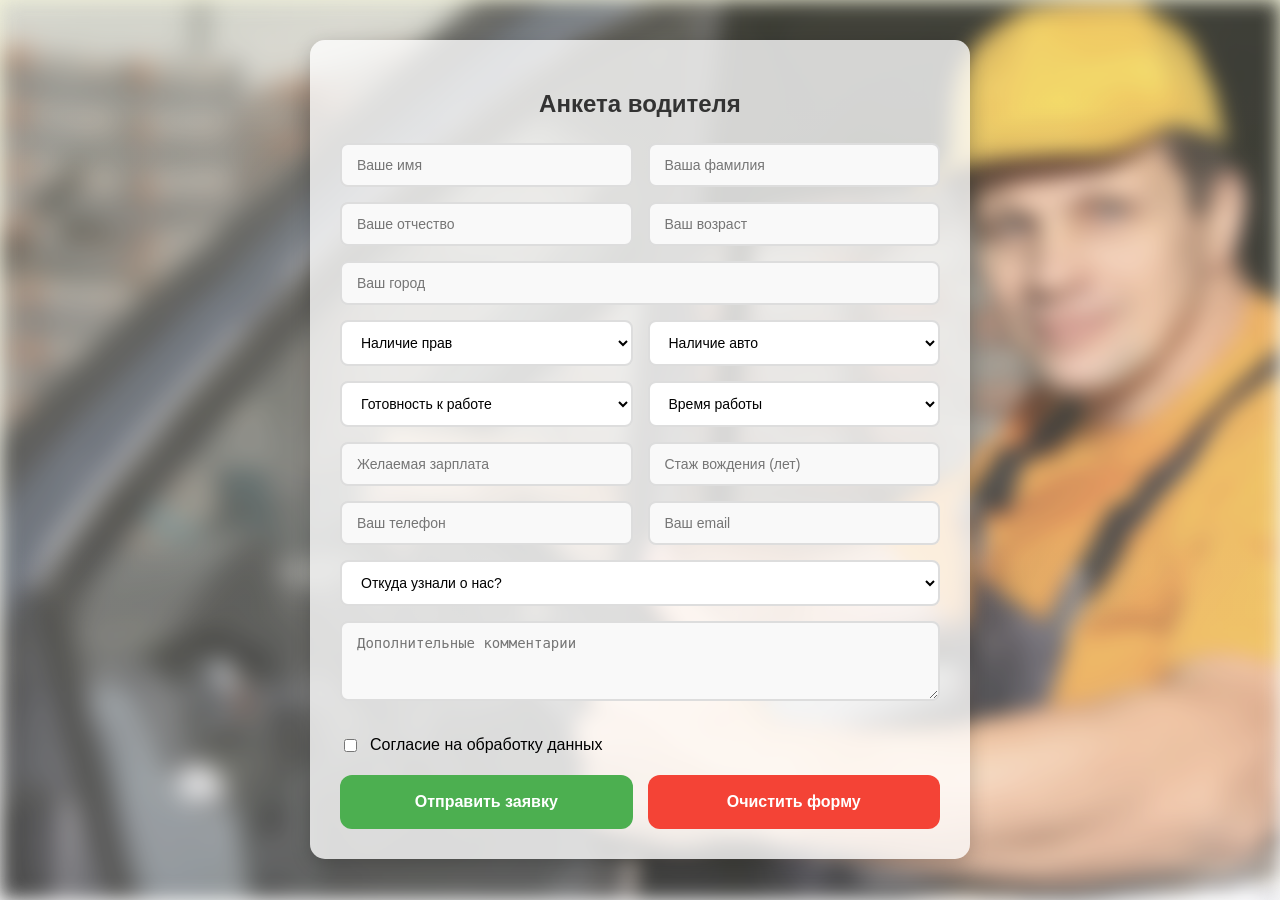
<file: anketa.html>
<html lang="en">

<head>
    <meta charset="UTF-8">
    <meta name="viewport" content="width=device-width, initial-scale=1.0">
    <link rel="stylesheet" href="style.css">
    <title>Document</title>
</head>

<body>
    <div class="acorpus">
        <img src="driver.png" alt="фон" class="fon">
    </div>

    <div class="anketa">
        <h2 class="title">Анкета водителя</h2>

        <div class="row">
            <input type="text" class="field" placeholder="Ваше имя" required>
            <input type="text" class="field" placeholder="Ваша фамилия" required>
        </div>

        <div class="row">
            <input type="text" class="field" placeholder="Ваше отчество">
            <input type="number" class="field" placeholder="Ваш возраст" min="18" max="70">
        </div>

        <input type="text" class="field full" placeholder="Ваш город" required>

        <div class="row">
            <select class="field" required>
                <option value="">Наличие прав</option>
                <option value="yes">Есть</option>
                <option value="no">Нет</option>
            </select>

            <select class="field" required>
                <option value="">Наличие авто</option>
                <option value="yes">Есть</option>
                <option value="no">Нет</option>
            </select>
        </div>

        <div class="row">
            <select class="field" required>
                <option value="">Готовность к работе</option>
                <option value="now">Сразу</option>
                <option value="week">Через неделю</option>
                <option value="month">Через месяц</option>
            </select>

            <select class="field" required>
                <option value="">Время работы</option>
                <option value="full">Полный день</option>
                <option value="part">Неполный день</option>
                <option value="shift">Сменный график</option>
            </select>
        </div>

        <div class="row">
            <input type="number" class="field" placeholder="Желаемая зарплата" min="0">
            <input type="number" class="field" placeholder="Стаж вождения (лет)" min="0" max="50">
        </div>

        <div class="row">
            <input type="tel" class="field" placeholder="Ваш телефон" required>
            <input type="email" class="field" placeholder="Ваш email" required>
        </div>

        <select class="field full" required>
            <option value="">Откуда узнали о нас?</option>
            <option value="friend">От друга</option>
            <option value="site">С сайта</option>
            <option value="ads">Из рекламы</option>
            <option value="other">Другое</option>
        </select>

        <textarea class="field full textarea" placeholder="Дополнительные комментарии" rows="3"></textarea>

        <div class="agree">
            <input type="checkbox" id="agree" required>
            <label for="agree">Согласие на обработку данных</label>
        </div>

        <div class="buttons">
            <button type="submit" class="btn submit">Отправить заявку</button>
            <button type="reset" class="btn clear">Очистить форму</button>
        </div>
    </div>
</body>

</html>
</file>
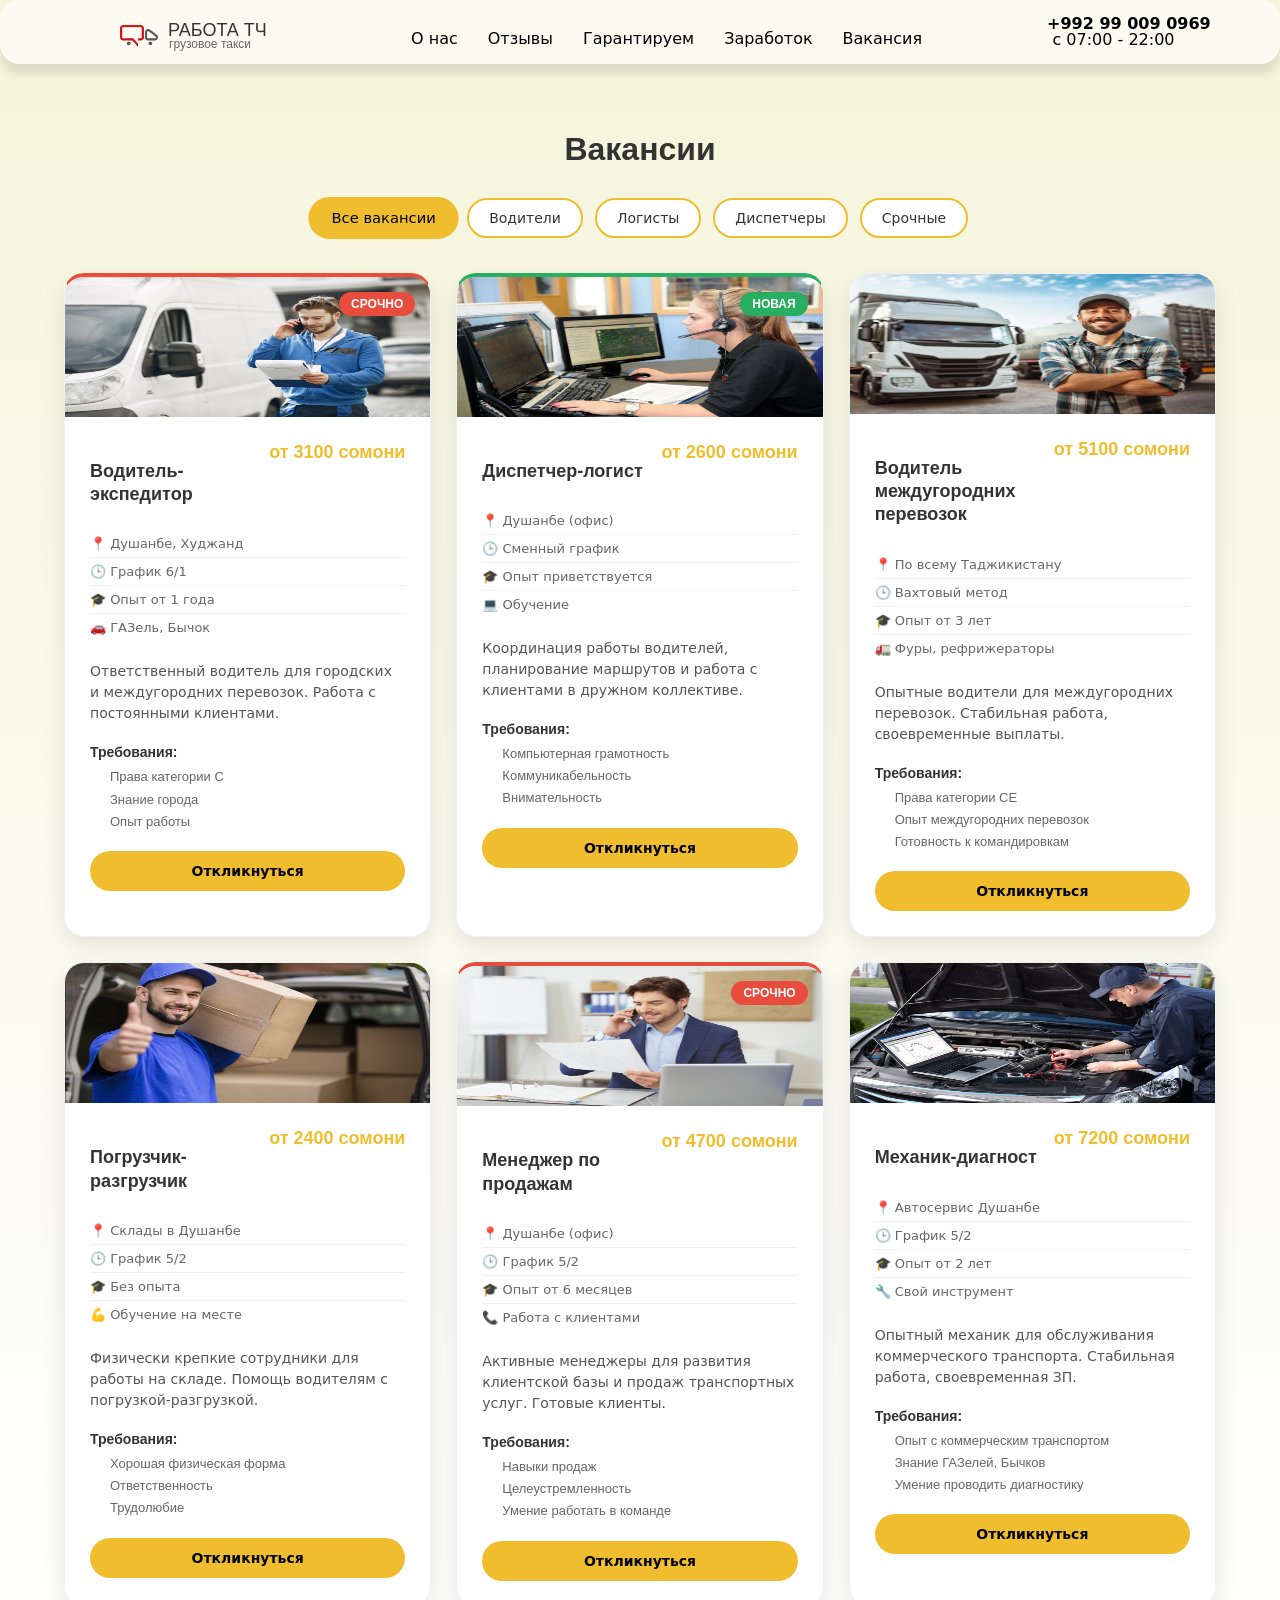
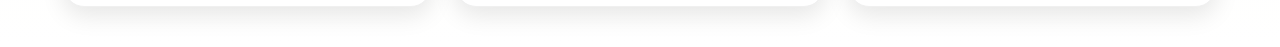
<file: job.html>
<!DOCTYPE html>
<html lang="en">

<head>
    <meta charset="UTF-8">
    <meta name="viewport" content="width=device-width, initial-scale=1.0">
    <link rel="stylesheet" href="style.css">
    <title>Document</title>
</head>

<body>
    <div class="topbar">
        <img src="logo.png" alt="" class="logo">
        <p class="name">РАБОТА ТЧ</p>
        <p class="podname">грузовое такси</p>
        <ul class="menu">
            <li><a href="index.html">О нас</a></li>
            <li><a href="index.html">Отзывы</a></li>
            <li><a href="index.html">Гарантируем</a></li>
            <li><a href="money.html">Заработок</a></li>
            <li><a href="job.html">Вакансия</a></li>
        </ul>
        <ul class="contact">
            <li class="number"><a href="#">+992 99 009 0969</a></li>
            <li><a href="#">с 07:00 - 22:00</a></li>
        </ul>
        <button class="locationru">
            <img src="flagru.png" alt="">
            <img src="vector.png" alt="">
        </button>
    </div>

    <section class="vacancies-section">
        <h1 class="vacancies-title">Вакансии</h1>

        <div class="filters-container">
            <button class="filter-btn active">Все вакансии</button>
            <button class="filter-btn">Водители</button>
            <button class="filter-btn">Логисты</button>
            <button class="filter-btn">Диспетчеры</button>
            <button class="filter-btn">Срочные</button>
        </div>

        <div class="vacancies-container">
            <!-- Вакансия 1 -->
            <div class="vacancy-item urgent">
                <img src="ecspeditor.jpg" class="vacancy-image">
                <div class="vacancy-badge">СРОЧНО</div>
                </img>
                <div class="vacancy-content">
                    <div class="vacancy-header">
                        <h3 class="vacancy-name">Водитель-экспедитор</h3>
                        <div class="vacancy-salary">от 3100 сомони</div>
                    </div>
                    <ul class="vacancy-info">
                        <li>📍 Душанбе, Худжанд</li>
                        <li>🕒 График 6/1</li>
                        <li>🎓 Опыт от 1 года</li>
                        <li>🚗 ГАЗель, Бычок</li>
                    </ul>
                    <div class="vacancy-description">
                        Ответственный водитель для городских и междугородних перевозок. Работа с постоянными клиентами.
                    </div>
                    <div class="vacancy-requirements">
                        <div class="requirements-title">Требования:</div>
                        <ul>
                            <li>Права категории C</li>
                            <li>Знание города</li>
                            <li>Опыт работы</li>
                        </ul>
                    </div>
                    <button class="vacancy-button">Откликнуться</button>
                </div>
            </div>

            <!-- Вакансия 2 -->
            <div class="vacancy-item new">
                <img src="dispecher.jfif" class="vacancy-image">
                <div class="vacancy-badge new-badge">НОВАЯ</div>
                </img>
                <div class="vacancy-content">
                    <div class="vacancy-header">
                        <h3 class="vacancy-name">Диспетчер-логист</h3>
                        <div class="vacancy-salary">от 2600 сомони</div>
                    </div>
                    <ul class="vacancy-info">
                        <li>📍 Душанбе (офис)</li>
                        <li>🕒 Сменный график</li>
                        <li>🎓 Опыт приветствуется</li>
                        <li>💻 Обучение</li>
                    </ul>
                    <div class="vacancy-description">
                        Координация работы водителей, планирование маршрутов и работа с клиентами в дружном коллективе.
                    </div>
                    <div class="vacancy-requirements">
                        <div class="requirements-title">Требования:</div>
                        <ul>
                            <li>Компьютерная грамотность</li>
                            <li>Коммуникабельность</li>
                            <li>Внимательность</li>
                        </ul>
                    </div>
                    <button class="vacancy-button">Откликнуться</button>
                </div>
            </div>

            <!-- Вакансия 3 -->
            <div class="vacancy-item">
                <img src="coorphoto.jpg" class="vacancy-image">
                </img>
                <div class="vacancy-content">
                    <div class="vacancy-header">
                        <h3 class="vacancy-name">Водитель междугородних перевозок</h3>
                        <div class="vacancy-salary">от 5100 сомони</div>
                    </div>
                    <ul class="vacancy-info">
                        <li>📍 По всему Таджикистану</li>
                        <li>🕒 Вахтовый метод</li>
                        <li>🎓 Опыт от 3 лет</li>
                        <li>🚛 Фуры, рефрижераторы</li>
                    </ul>
                    <div class="vacancy-description">
                        Опытные водители для междугородних перевозок. Стабильная работа, своевременные выплаты.
                    </div>
                    <div class="vacancy-requirements">
                        <div class="requirements-title">Требования:</div>
                        <ul>
                            <li>Права категории CE</li>
                            <li>Опыт междугородних перевозок</li>
                            <li>Готовность к командировкам</li>
                        </ul>
                    </div>
                    <button class="vacancy-button">Откликнуться</button>
                </div>
            </div>

            <!-- Вакансия 4 -->
            <div class="vacancy-item">
                <img src="gruzchik.jpg" class="vacancy-image">
                </img>
                <div class="vacancy-content">
                    <div class="vacancy-header">
                        <h3 class="vacancy-name">Погрузчик-разгрузчик</h3>
                        <div class="vacancy-salary">от 2400 сомони</div>
                    </div>
                    <ul class="vacancy-info">
                        <li>📍 Склады в Душанбе</li>
                        <li>🕒 График 5/2</li>
                        <li>🎓 Без опыта</li>
                        <li>💪 Обучение на месте</li>
                    </ul>
                    <div class="vacancy-description">
                        Физически крепкие сотрудники для работы на складе. Помощь водителям с погрузкой-разгрузкой.
                    </div>
                    <div class="vacancy-requirements">
                        <div class="requirements-title">Требования:</div>
                        <ul>
                            <li>Хорошая физическая форма</li>
                            <li>Ответственность</li>
                            <li>Трудолюбие</li>
                        </ul>
                    </div>
                    <button class="vacancy-button">Откликнуться</button>
                </div>
            </div>

            <!-- Вакансия 5 -->
            <div class="vacancy-item urgent">
                <img src="menegerp.jpg" class="vacancy-image">
                    <div class="vacancy-badge">СРОЧНО</div>
            </img>
                <div class="vacancy-content">
                    <div class="vacancy-header">
                        <h3 class="vacancy-name">Менеджер по продажам</h3>
                        <div class="vacancy-salary">от 4700 сомони</div>
                    </div>
                    <ul class="vacancy-info">
                        <li>📍 Душанбе (офис)</li>
                        <li>🕒 График 5/2</li>
                        <li>🎓 Опыт от 6 месяцев</li>
                        <li>📞 Работа с клиентами</li>
                    </ul>
                    <div class="vacancy-description">
                        Активные менеджеры для развития клиентской базы и продаж транспортных услуг. Готовые клиенты.
                    </div>
                    <div class="vacancy-requirements">
                        <div class="requirements-title">Требования:</div>
                        <ul>
                            <li>Навыки продаж</li>
                            <li>Целеустремленность</li>
                            <li>Умение работать в команде</li>
                        </ul>
                    </div>
                    <button class="vacancy-button">Откликнуться</button>
                </div>
            </div>

            <!-- Вакансия 6 -->
            <div class="vacancy-item">
                <img src="mehenikd.jpg" class="vacancy-image">
            </img>
                <div class="vacancy-content">
                    <div class="vacancy-header">
                        <h3 class="vacancy-name">Механик-диагност</h3>
                        <div class="vacancy-salary">от 7200 сомони</div>
                    </div>
                    <ul class="vacancy-info">
                        <li>📍 Автосервис Душанбе</li>
                        <li>🕒 График 5/2</li>
                        <li>🎓 Опыт от 2 лет</li>
                        <li>🔧 Свой инструмент</li>
                    </ul>
                    <div class="vacancy-description">
                        Опытный механик для обслуживания коммерческого транспорта. Стабильная работа, своевременная ЗП.
                    </div>
                    <div class="vacancy-requirements">
                        <div class="requirements-title">Требования:</div>
                        <ul>
                            <li>Опыт с коммерческим транспортом</li>
                            <li>Знание ГАЗелей, Бычков</li>
                            <li>Умение проводить диагностику</li>
                        </ul>
                    </div>
                    <button class="vacancy-button">Откликнуться</button>
                </div>
            </div>
        </div>
    </section>
</body>

</html>
</file>
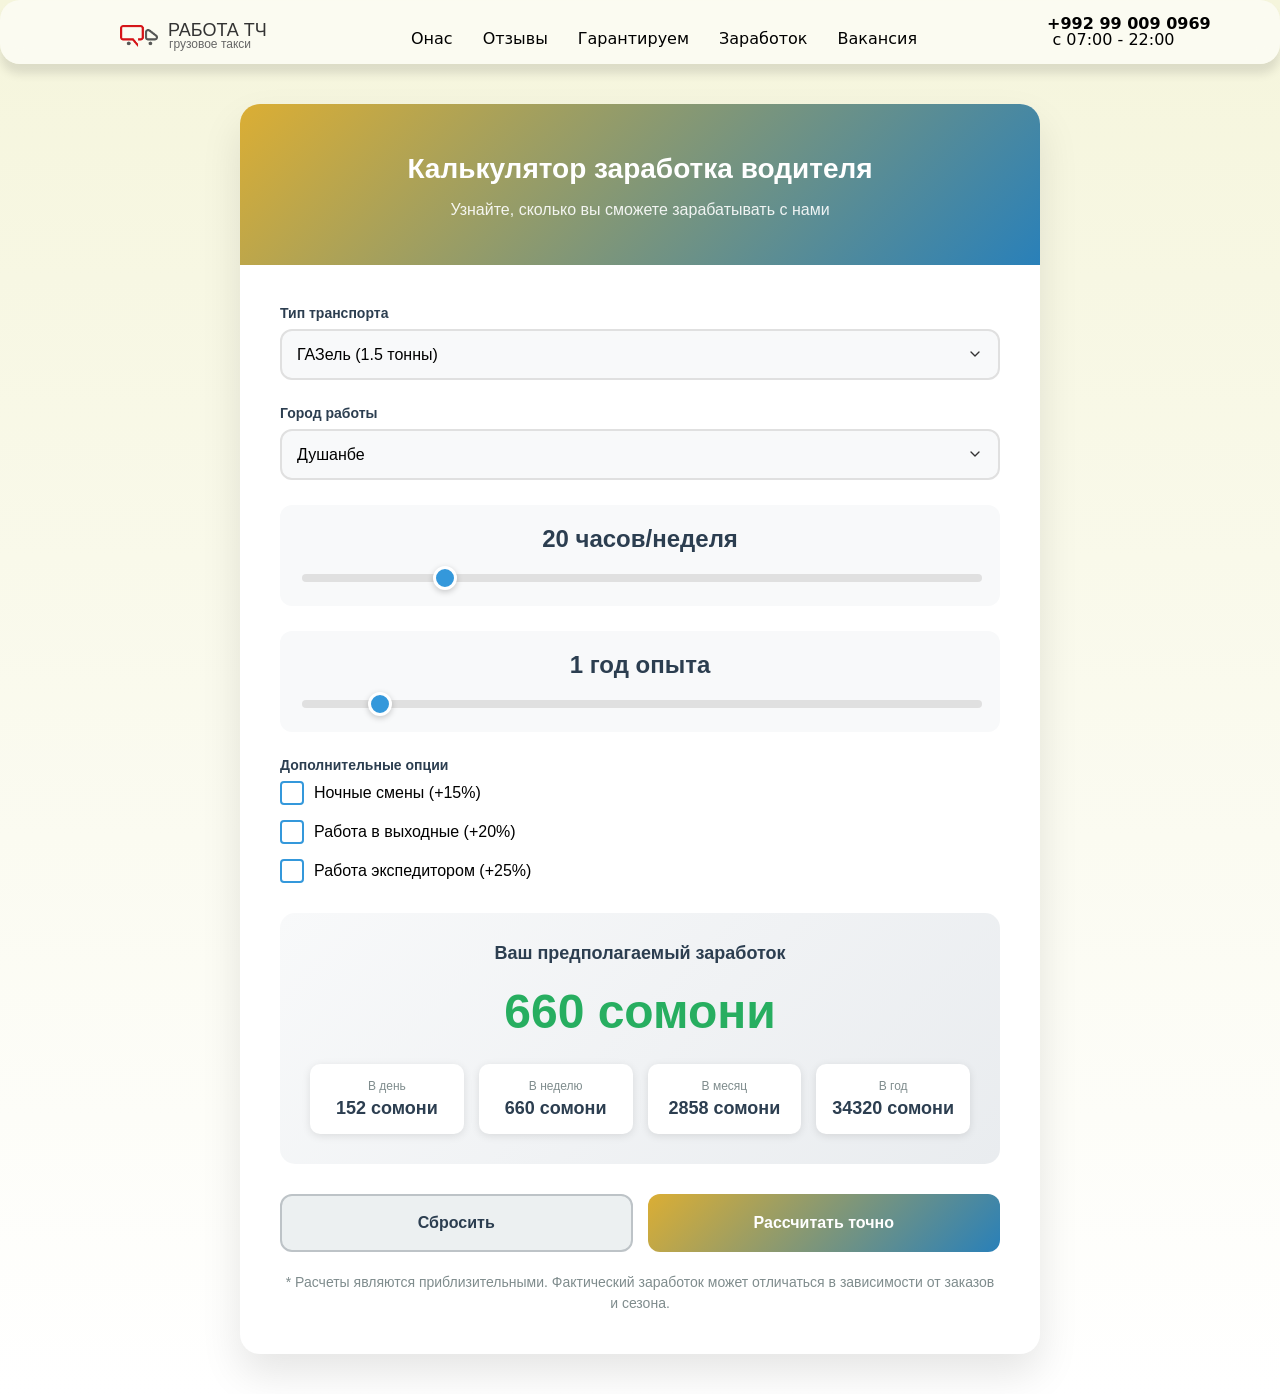
<file: money.html>
<!DOCTYPE html>
<html lang="ru">
<head>
    <meta charset="UTF-8">
    <meta name="viewport" content="width=device-width, initial-scale=1.0">
    <link rel="stylesheet" href="style.css">
    <title>Калькулятор заработка - РАБОТА ТЧ</title>
</head>
<body>
    <div class="topbar">
        <img src="logo.png" alt="" class="logo">
        <p class="name">РАБОТА ТЧ</p>
        <p class="podname">грузовое такси</p>
        <ul class="menu">
            <li><a href="index.html">Онас</a></li>
            <li><a href="index.html">Отзывы</a></li>
            <li><a href="index.html">Гарантируем</a></li>
            <li><a href="money.html">Заработок</a></li>
            <li><a href="job.html">Вакансия</a></li>
        </ul>
        <ul class="contact">
            <li class="number"><a href="#">+992 99 009 0969</a></li>
            <li><a href="#">с 07:00 - 22:00</a></li>
        </ul>
        <button class="locationru">
            <img src="flagru.png" alt="">
            <img src="vector.png" alt="">
        </button>
    </div>

    <div class="calculator-container">
        <div class="calculator-header">
            <h1 class="calculator-title">Калькулятор заработка водителя</h1>
            <p class="calculator-subtitle">Узнайте, сколько вы сможете зарабатывать с нами</p>
        </div>

        <div class="calculator-content">
            <div class="input-group">
                <label class="input-label">Тип транспорта</label>
                <select class="input-field select-field" id="vehicleType">
                    <option value="1.5">ГАЗель (1.5 тонны)</option>
                    <option value="2">Бычок (2 тонны)</option>
                    <option value="3">Фургон (3 тонны)</option>
                    <option value="5">Рефрижератор (5 тонн)</option>
                    <option value="10">Фура (10 тонн)</option>
                </select>
            </div>

            <div class="input-group">
                <label class="input-label">Город работы</label>
                <select class="input-field select-field" id="city">
                    <option value="1.2">Душанбе</option>
                    <option value="1.1">Худжанд</option>
                    <option value="1.0">Курган-Тюбе</option>
                    <option value="0.9">Куляб</option>
                    <option value="0.8">Другие города</option>
                </select>
            </div>

            <div class="range-container">
                <div class="range-value" id="hoursValue">20 часов/неделя</div>
                <input type="range" class="range-slider" id="workHours" min="10" max="60" value="20" step="5">
            </div>

            <div class="range-container">
                <div class="range-value" id="experienceValue">1 год опыта</div>
                <input type="range" class="range-slider" id="experience" min="0" max="10" value="1" step="1">
            </div>

            <div class="input-group">
                <label class="input-label">Дополнительные опции</label>
                <div class="checkbox-group">
                    <div class="checkbox" id="nightWork"></div>
                    <span>Ночные смены (+15%)</span>
                </div>
                <div class="checkbox-group">
                    <div class="checkbox" id="weekendWork"></div>
                    <span>Работа в выходные (+20%)</span>
                </div>
                <div class="checkbox-group">
                    <div class="checkbox" id="expedition"></div>
                    <span>Работа экспедитором (+25%)</span>
                </div>
            </div>

            <div class="results-section">
                <div class="result-title">Ваш предполагаемый заработок</div>
                <div class="result-amount" id="salaryAmount">0 сомони</div>
                
                <div class="result-details">
                    <div class="detail-item">
                        <div class="detail-label">В день</div>
                        <div class="detail-value" id="perDay">0 сомони</div>
                    </div>
                    <div class="detail-item">
                        <div class="detail-label">В неделю</div>
                        <div class="detail-value" id="perWeek">0 сомони</div>
                    </div>
                    <div class="detail-item">
                        <div class="detail-label">В месяц</div>
                        <div class="detail-value" id="perMonth">0 сомони</div>
                    </div>
                    <div class="detail-item">
                        <div class="detail-label">В год</div>
                        <div class="detail-value" id="perYear">0 сомони</div>
                    </div>
                </div>
            </div>

            <div class="buttons-group">
                <button class="btn btn-secondary" id="resetBtn">Сбросить</button>
                <button class="btn btn-primary" id="calculateBtn">Рассчитать точно</button>
            </div>

            <div class="info-text">
                * Расчеты являются приблизительными. Фактический заработок может отличаться в зависимости от заказов и сезона.
            </div>
        </div>
    </div>

    <script src="main.js"></script>
</body>
</html>
</file>
<file: style.css>
body {
    margin: 0;
    padding: 0;
    font-family: Arial, sans-serif;
    background: linear-gradient(180deg, beige, white);
}

.topbar {
    width: 100%;
    height: 64px;
    background-color: #ffffff96;
    backdrop-filter: blur(10px);
    position: relative;
    box-shadow: 0 10px 10px rgba(0, 0, 0, 0.1);
    border-radius: 20px;
    position: sticky;
    top: 0;
    z-index: 1000;

}

.logo {
    width: 38px;
    height: 22px;
    margin: 5px 20px;
    float: left;
    position: relative;
    top: 20px;
    left: 100px;
}

.name {
    font-size: 18px;
    color: #333;
    position: relative;
    top: 2px;
    left: 90px;
    float: left;
    font-family: Impact, Haettenschweiler, 'Arial Narrow Bold', sans-serif;
}

.podname {
    position: absolute;
    top: 25px;
    left: 169px;
    float: left;
    font-size: 12px;
    color: #666;
}

.menu {
    width: 612px;
    height: 16px;
    font-size: 16px;
    position: absolute;
    top: 15px;
    left: 371px;
    right: 100px;
    float: right;
    gap: 30px;
    display: flex;
    flex-flow: horizontal;
    line-height: 100%;
    letter-spacing: 0%;
    list-style-type: none;
}

ul li a {
    text-decoration: none;
    color: #000;
    font-family: system-ui, -apple-system, BlinkMacSystemFont, 'Segoe UI', Roboto, Oxygen, Ubuntu, Cantarell, 'Open Sans', 'Helvetica Neue', sans-serif;
}

ul li a:hover {
    color: rgb(92, 3, 3);
    transition: all 0.3s ease-in-out;
}

.contact {
    list-style-type: none;
    width: 133px;
    height: 38px;
    position: absolute;
    top: 0px;
    right: 100px;
    gap: 10px;
    float: right;
    border-radius: 4px;
    text-align: center;
    line-height: 100%;
    letter-spacing: 0%;
    white-space: nowrap;
}

.number {
    color: aqua;
    font-weight: bold;
}

.locationru {
    width: 62px;
    height: 40px;
    gap: 10px;
    position: relative;
    top: 10px;
    left: 1110px;
    border-radius: 80px;
    padding: 10px;
    border-color: transparent;
    display: flex;
    align-items: center;
}

.locationru:hover {
    transform: scale(1.1);
    transition: all 0.1s ease-in-out;
}

.corpus {
    width: 426px;
    height: 426px;
    position: relative;
    padding: 50px;
}

.locimg {
    position: absolute;
    top: 80px;
}

.loctext {
    position: absolute;
    top: 67px;
    left: 70px;
}

.cortext {
    font-size: 20px;
    position: relative;
    top: 90px;
}

.corpusbtn {
    position: relative;
    top: 40px;
    width: 215px;
    height: 56px;
    border-radius: 50px;
    border-color: transparent;
    background-color: #EFBD2E;
    color: #000;
}

.corpusbtn:hover {
    background-color: #131212;
    transform: scale(1.05);
    backdrop-filter: blur(5px);
    color: #fff;
    box-shadow: 0 10px 10px rgba(0, 0, 0, 0.1);
    transition: all 0.1s ease-in-out;
}

.corpuspics {
    width: 354px;
    height: 100px;
    position: relative;
    top: 67px;
    left: 730px;
}

.corphoto {
    width: 554px;
    position: relative;
    top: -260px;
    left: -150px;
}

hr {
    border: none;
    height: 1px;
    background-color: #ccc;
    margin: 20px 0;
}

.corpus2 {
    width: 1243px;
    height: 426px;
    position: relative;
    padding: 50px;
    background-color: #fff;
    border-radius: 30px 30px 0px 0px;
    box-shadow: 0 -1px 20px rgba(0, 0, 0, 0.1);
}

.info1 {
    position: relative;
    left: 10px;
}

.info2 {
    position: absolute;
    top: 88px;
    left: 170px;
    color: #EFBD2E;
    white-space: nowrap;
}

ul li {
    list-style-type: none;
}

.info3 {
    display: flex;
    list-style: none;
    gap: 30px;
    width: 540px;
    background: #f5f5f5;
    border-radius: 40px;
    padding: 15px;
    text-align: center;
    position: relative;
    top: 70px;
    box-shadow: 0 4px 8px rgba(0, 0, 0, 0.1);
}

.info4 {
    font-size: 18px;
    width: 500px;
    position: absolute;
    top: 80px;
    left: 760px;
    font-family: system-ui, -apple-system, BlinkMacSystemFont, 'Segoe UI', Roboto, Oxygen, Ubuntu, Cantarell, 'Open Sans', 'Helvetica Neue', sans-serif;
}

.i1 {
    font-weight: bold;
}

.corpus3 {
    width: 100%;
    height: 540px;
    background-color: beige;
    position: relative;
    top: -120px;
    border-radius: 30px 30px 0 0;
    box-shadow: 0 -10px 10px rgba(0, 0, 0, 0.1);
}

.info5 {
    position: relative;
    left: 40px;
    padding: 50px;
    width: 80%;
}

.corpus3pics {
    width: 354px;
    height: 100px;
    position: absolute;
    top: 150px;
    left: 50px;
}

.garphoto {
    position: absolute;
    top: -20px;
    left: 20px;
}

.info6 {
    width: 600px;
    height: 350px;
    background-color: #666;
    color: #fff;
    font-size: 17px;
    position: relative;
    top: -100px;
    left: 700px;
    display: flex;
    list-style: none;
    border-radius: 20px;
    padding: 5px;
    display: grid;
    grid-template-columns: 1fr 1fr;
}

.acorpus {
    width: 100%;
    height: 100%;
    position: fixed;
    top: 0;
    left: 0;
    z-index: -1;
}

.fon {
    width: 100%;
    height: 100%;
    object-fit: cover;
    opacity: 0.8;
    filter: blur(10px);
}

.anketa {
    width: 600px;
    background: rgba(255, 255, 255, 0.781);
    margin: 40px auto;
    padding: 30px;
    border-radius: 15px;
    box-shadow: 0 5px 20px rgba(0, 0, 0, 0.2);
}

.title {
    text-align: center;
    color: #333;
    margin-bottom: 25px;
    font-size: 24px;
}

.row {
    display: flex;
    gap: 15px;
    margin-bottom: 15px;
}

.field {
    flex: 1;
    padding: 12px 15px;
    border: 2px solid #ddd;
    border-radius: 8px;
    font-size: 14px;
    background: #f9f9f9;
    transition: all 0.3s;
}

.field:focus {
    border-color: #4CAF50;
    background: white;
    outline: none;
    box-shadow: 0 0 5px rgba(76, 175, 80, 0.3);
}

.full {
    width: 100%;
    margin-bottom: 15px;
}

.textarea {
    resize: vertical;
    min-height: 80px;
}

select.field {
    background: white;
}

.agree {
    margin: 20px 0;
    display: flex;
    align-items: center;
    gap: 10px;
}

.buttons {
    display: flex;
    gap: 15px;
}

.btn {
    flex: 1;
    padding: 14px;
    border: none;
    border-radius: 8px;
    font-size: 16px;
    cursor: pointer;
    transition: all 0.3s;
}

.submit {
    background: #4CAF50;
    color: white;
}

.submit:hover {
    background: #45a049;
    transform: translateY(-2px);
}

.clear {
    background: #f44336;
    color: white;
}

.clear:hover {
    background: #da190b;
    transform: translateY(-2px);
}

@media (max-width: 650px) {
    .anketa {
        width: 90%;
        margin: 20px auto;
        padding: 20px;
    }

    .row {
        flex-direction: column;
        gap: 10px;
    }

    .buttons {
        flex-direction: column;
    }
}

.corpus4 {
    width: 94%;
    height: 490px;
    background: linear-gradient(180deg, #505050, #242424);
    position: relative;
    top: -130;
    padding-top: 150px;
    padding-left: 80px;
    border-radius: 0 0 30px 30px;
    border-radius: 30px;
    display: grid;
    grid-template-rows: 1fr 1fr;
}

.ellipse {
    position: relative;
    top: -200px;
    left: 700px;

}

footer {
    width: 100%;
    height: 120px;
    position: relative;
    top: 0;
    margin-bottom: 0;
    background-color: #000;
}

.footerlinks {
    display: grid;
    grid-template-columns: 1fr;
}

.vacancies-section {
    padding: 40px 5%;
    background: transparent;
}

.vacancies-title {
    text-align: center;
    font-size: 32px;
    color: #333;
    margin-bottom: 30px;
    font-family: Impact, Haettenschweiler, 'Arial Narrow Bold', sans-serif;
}

.filters-container {
    display: flex;
    justify-content: center;
    gap: 12px;
    margin-bottom: 35px;
    flex-wrap: wrap;
}

.filter-btn {
    padding: 10px 20px;
    border: 2px solid #EFBD2E;
    background: white;
    color: #333;
    cursor: pointer;
    border-radius: 20px;
    transition: all 0.3s ease;
    font-family: system-ui, -apple-system, BlinkMacSystemFont, 'Segoe UI', Roboto, Oxygen, Ubuntu, Cantarell, 'Open Sans', 'Helvetica Neue', sans-serif;
    font-size: 14px;
}

.filter-btn.active {
    background: #EFBD2E;
    color: #000;
    transform: scale(1.05);
}

.filter-btn:hover {
    background: #EFBD2E;
    color: #000;
    transform: scale(1.05);
}

.vacancies-container {
    display: grid;
    grid-template-columns: repeat(auto-fit, minmax(320px, 1fr));
    gap: 25px;
    max-width: 1400px;
    margin: 0 auto;
}

.vacancy-item {
    background: white;
    border-radius: 20px;
    overflow: hidden;
    box-shadow: 0 8px 25px rgba(0,0,0,0.1);
    transition: all 0.3s ease;
    padding: 0;
    border: 1px solid #f0f0f0;
    position: relative;
}

.vacancy-item:hover {
    transform: translateY(-8px);
    box-shadow: 0 15px 35px rgba(0,0,0,0.15);
}

.vacancy-image {
    width: 100%;
    height: 140px;
    background: linear-gradient(135deg, #667eea 0%, #764ba2 100%);
    display: flex;
    align-items: center;
    justify-content: center;
    color: white;
    font-size: 18px;
    font-weight: bold;
    position: relative;
    overflow: hidden;
}

.vacancy-image::before {
    content: '';
    position: absolute;
    top: 0;
    left: 0;
    right: 0;
    bottom: 0;
    background: rgba(0,0,0,0.3);
}

.vacancy-image span {
    position: relative;
    z-index: 2;
    text-shadow: 2px 2px 4px rgba(0,0,0,0.5);
}

.vacancy-badge {
    position: absolute;
    top: 15px;
    right: 15px;
    background: #e74c3c;
    color: white;
    padding: 5px 12px;
    border-radius: 15px;
    font-size: 12px;
    font-weight: bold;
    z-index: 3;
}

.new-badge {
    background: #27ae60;
}

.vacancy-content {
    padding: 25px;
}

.vacancy-header {
    display: flex;
    justify-content: space-between;
    align-items: flex-start;
    margin-bottom: 15px;
}

.vacancy-name {
    font-size: 18px;
    color: #333;
    margin-bottom: 8px;
    font-family: Arial, Helvetica, sans-serif;
    line-height: 1.3;
}

.vacancy-salary {
    font-size: 18px;
    color: #EFBD2E;
    font-weight: bold;
    white-space: nowrap;
    margin-left: 10px;
}

.vacancy-info {
    list-style: none;
    margin-bottom: 20px;
    padding: 0;
}

.vacancy-info li {
    padding: 6px 0;
    border-bottom: 1px solid #f0f0f0;
    color: #666;
    font-family: system-ui, -apple-system, BlinkMacSystemFont, 'Segoe UI', Roboto, Oxygen, Ubuntu, Cantarell, 'Open Sans', 'Helvetica Neue', sans-serif;
    font-size: 13px;
    display: flex;
    align-items: center;
    gap: 8px;
}

.vacancy-info li:last-child {
    border-bottom: none;
}

.vacancy-description {
    color: #555;
    margin-bottom: 20px;
    line-height: 1.5;
    font-family: system-ui, -apple-system, BlinkMacSystemFont, 'Segoe UI', Roboto, Oxygen, Ubuntu, Cantarell, 'Open Sans', 'Helvetica Neue', sans-serif;
    font-size: 14px;
}

.vacancy-requirements {
    margin-bottom: 20px;
}

.requirements-title {
    font-weight: bold;
    margin-bottom: 8px;
    color: #333;
    font-size: 14px;
}

.vacancy-requirements ul {
    margin: 0;
    padding-left: 20px;
    color: #666;
    font-size: 13px;
    line-height: 1.4;
}

.vacancy-requirements li {
    margin-bottom: 4px;
}

.vacancy-button {
    width: 100%;
    padding: 12px;
    background: #EFBD2E;
    color: #000;
    border: none;
    border-radius: 25px;
    cursor: pointer;
    font-size: 14px;
    font-weight: bold;
    transition: all 0.3s ease;
    font-family: system-ui, -apple-system, BlinkMacSystemFont, 'Segoe UI', Roboto, Oxygen, Ubuntu, Cantarell, 'Open Sans', 'Helvetica Neue', sans-serif;
}

.vacancy-button:hover {
    background: #000;
    color: #EFBD2E;
    transform: scale(1.02);
}

.urgent {
    border-top: 4px solid #e74c3c;
}

.new {
    border-top: 4px solid #27ae60;
}

/* Адаптация */
@media (max-width: 1200px) {
    .vacancies-container {
        grid-template-columns: repeat(auto-fit, minmax(300px, 1fr));
    }
}

@media (max-width: 768px) {
    .vacancies-title {
        font-size: 28px;
    }

    .vacancies-container {
        grid-template-columns: 1fr;
        gap: 20px;
    }

    .filters-container {
        flex-direction: column;
        align-items: center;
        gap: 10px;
    }

    .filter-btn {
        width: 200px;
    }

    .vacancy-header {
        flex-direction: column;
        gap: 8px;
    }

    .vacancy-salary {
        align-self: flex-start;
        margin-left: 0;
    }
}

@media (max-width: 480px) {
    .vacancies-section {
        padding: 25px 3%;
    }

    .vacancies-title {
        font-size: 24px;
    }

    .vacancy-content {
        padding: 20px;
    }

    .vacancy-image {
        height: 120px;
        font-size: 16px;
    }
}

/* Ваши job стили */
.job_container {
    width: 100%;
    height: 100vh;
    display: grid;
    gap: 5vh;
}

.job_box {
    display: flex;
    width: 200vh;
}

.job_cart {
    margin: 10vh;
    width: 10vh;
    height: 10vh;
    background-color: #000;
}

.calculator-container {
    max-width: 800px;
    margin: 40px auto;
    background: white;
    border-radius: 20px;
    box-shadow: 0 20px 40px rgba(0,0,0,0.1);
    overflow: hidden;
}

.calculator-header {
    background: linear-gradient(135deg, #dbae34, #2980b9);  
    color: white;
    padding: 30px;
    text-align: center;
}

.calculator-title {
    font-size: 28px;
    margin-bottom: 10px;
    font-weight: 700;
}

.calculator-subtitle {
    font-size: 16px;
    opacity: 0.9;
}

.calculator-content {
    padding: 40px;
}

.input-group {
    margin-bottom: 25px;
}

.input-label {
    display: block;
    margin-bottom: 8px;
    font-weight: 600;
    color: #2c3e50;
    font-size: 14px;
}

.input-field {
    width: 100%;
    padding: 15px;
    border: 2px solid #e0e0e0;
    border-radius: 12px;
    font-size: 16px;
    transition: all 0.3s ease;
    background: #f8f9fa;
}

.input-field:focus {
    border-color: #3498db;
    background: white;
    outline: none;
    box-shadow: 0 0 0 3px rgba(52, 152, 219, 0.1);
}

.select-field {
    appearance: none;
    background-image: url("data:image/svg+xml;charset=UTF-8,%3csvg xmlns='http://www.w3.org/2000/svg' viewBox='0 0 24 24' fill='none' stroke='%23333' stroke-width='2' stroke-linecap='round' stroke-linejoin='round'%3e%3cpolyline points='6 9 12 15 18 9'%3e%3c/polyline%3e%3c/svg%3e");
    background-repeat: no-repeat;
    background-position: right 15px center;
    background-size: 16px;
}

.range-container {
    background: #f8f9fa;
    padding: 20px;
    border-radius: 12px;
    margin-bottom: 25px;
}

.range-value {
    text-align: center;
    font-size: 24px;
    font-weight: 700;
    color: #2c3e50;
    margin-bottom: 15px;
}

.range-slider {
    width: 100%;
    height: 8px;
    border-radius: 4px;
    background: #e0e0e0;
    outline: none;
    -webkit-appearance: none;
}

.range-slider::-webkit-slider-thumb {
    -webkit-appearance: none;
    width: 24px;
    height: 24px;
    border-radius: 50%;
    background: #3498db;
    cursor: pointer;
    border: 3px solid white;
    box-shadow: 0 2px 6px rgba(0,0,0,0.2);
}

.checkbox-group {
    display: flex;
    align-items: center;
    gap: 10px;
    margin-bottom: 15px;
}

.checkbox {
    width: 20px;
    height: 20px;
    border: 2px solid #3498db;
    border-radius: 4px;
    cursor: pointer;
    position: relative;
}

.checkbox.checked::after {
    content: '✓';
    position: absolute;
    top: 50%;
    left: 50%;
    transform: translate(-50%, -50%);
    color: #3498db;
    font-weight: bold;
}

.results-section {
    background: linear-gradient(135deg, #f8f9fa, #e9ecef);
    padding: 30px;
    border-radius: 15px;
    margin-top: 30px;
    text-align: center;
}

.result-title {
    font-size: 18px;
    color: #2c3e50;
    margin-bottom: 20px;
    font-weight: 600;
}

.result-amount {
    font-size: 48px;
    font-weight: 800;
    color: #27ae60;
    margin-bottom: 10px;
}

.result-details {
    display: grid;
    grid-template-columns: repeat(auto-fit, minmax(150px, 1fr));
    gap: 15px;
    margin-top: 25px;
}

.detail-item {
    background: white;
    padding: 15px;
    border-radius: 10px;
    box-shadow: 0 2px 8px rgba(0,0,0,0.1);
}

.detail-label {
    font-size: 12px;
    color: #7f8c8d;
    margin-bottom: 5px;
}

.detail-value {
    font-size: 18px;
    font-weight: 700;
    color: #2c3e50;
}

.buttons-group {
    display: grid;
    grid-template-columns: 1fr 1fr;
    gap: 15px;
    margin-top: 30px;
}

.btn {
    padding: 18px;
    border: none;
    border-radius: 12px;
    font-size: 16px;
    font-weight: 600;
    cursor: pointer;
    transition: all 0.3s ease;
}

.btn-primary {
    background: linear-gradient(135deg, #dbae34, #2980b9);
    color: white;
}

.btn-primary:hover {
    transform: translateY(-2px);
    box-shadow: 0 5px 15px rgba(52, 152, 219, 0.4);
}

.btn-secondary {
    background: #ecf0f1;
    color: #2c3e50;
    border: 2px solid #bdc3c7;
}

.btn-secondary:hover {
    background: #d5dbdb;
}

.info-text {
    text-align: center;
    color: #7f8c8d;
    font-size: 14px;
    margin-top: 20px;
    line-height: 1.5;
}

@media (max-width: 768px) {
    .calculator-content {
        padding: 25px;
    }
    
    .result-details {
        grid-template-columns: 1fr;
    }
    
    .buttons-group {
        grid-template-columns: 1fr;
    }
    
    .result-amount {
        font-size: 36px;
    }
}
</file>
